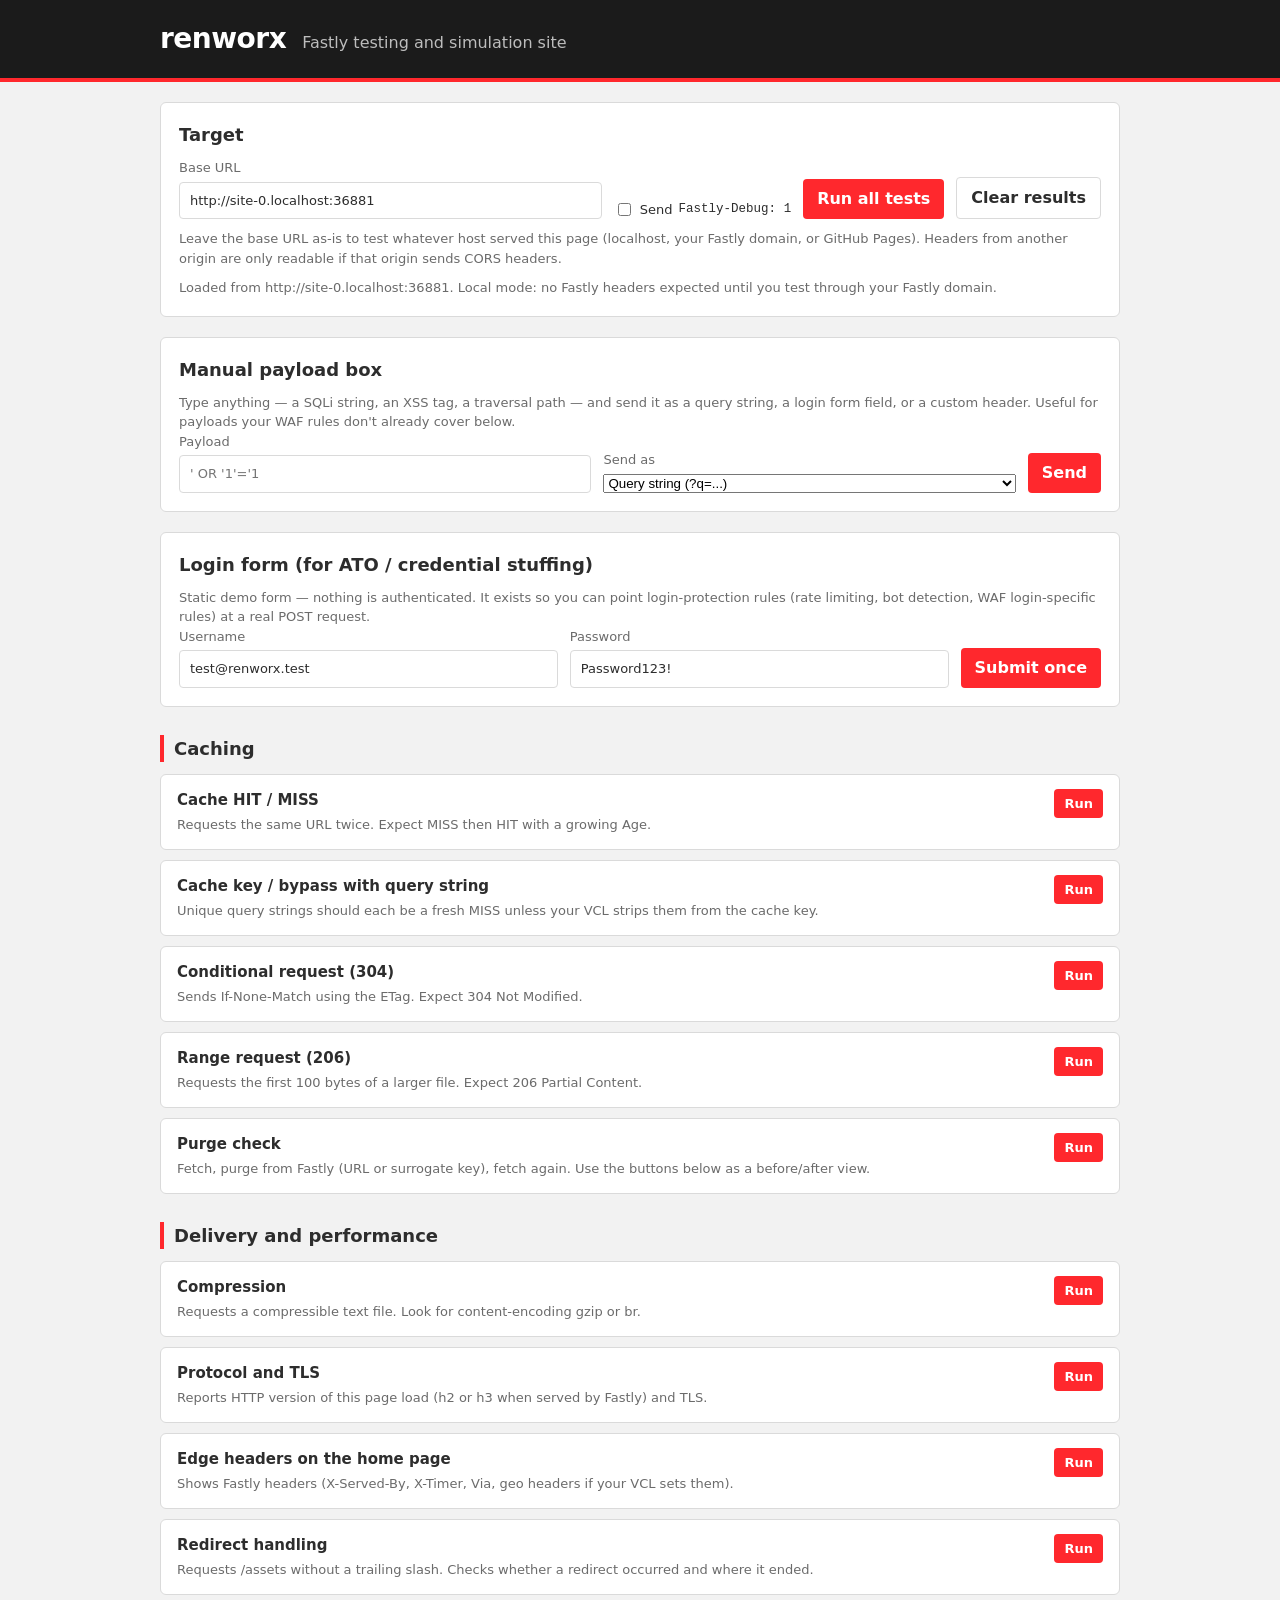
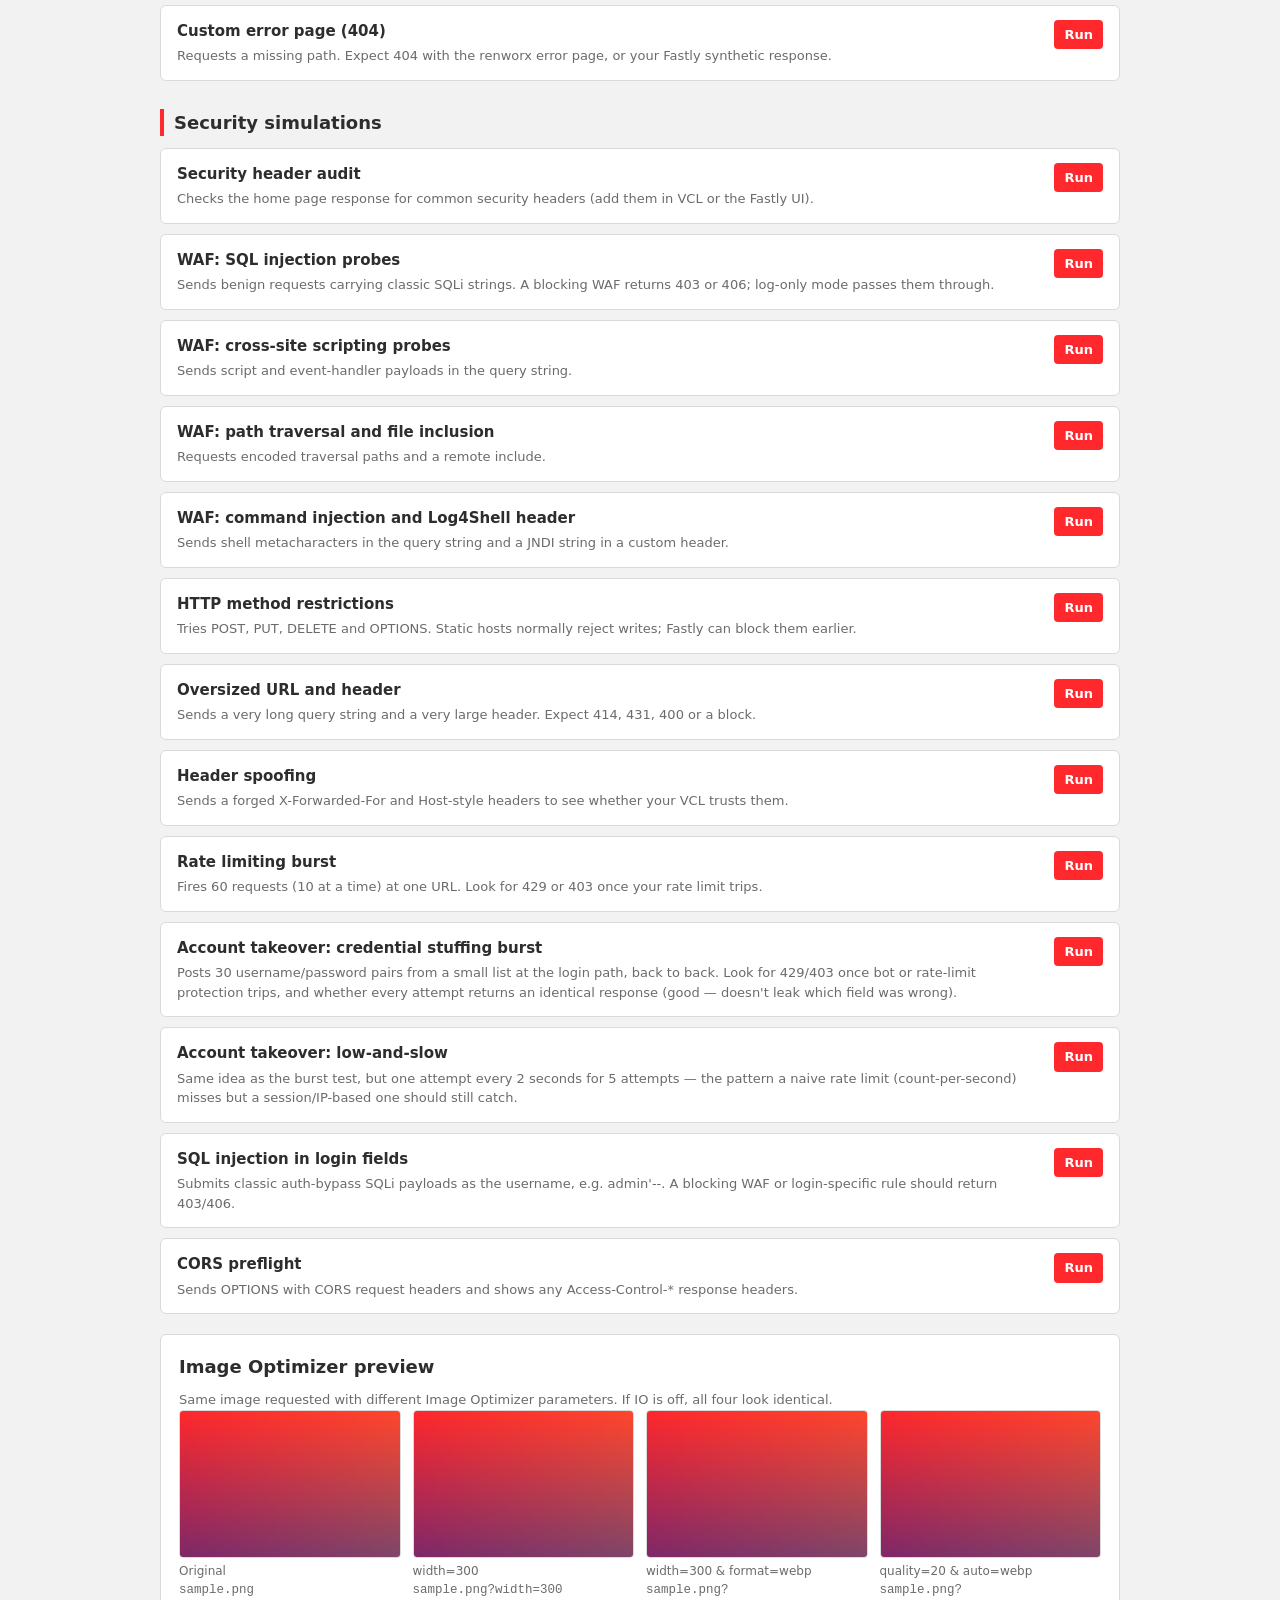
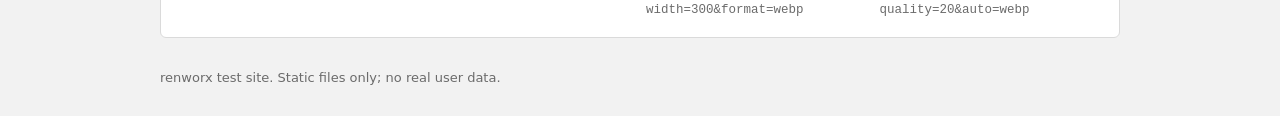
<file: index.html>
<!DOCTYPE html>
<html lang="en">
<head>
<meta charset="utf-8">
<meta name="viewport" content="width=device-width, initial-scale=1">
<title>renworx | Fastly test site</title>
<link rel="stylesheet" href="styles.css">
</head>
<body>
<header class="top">
  <div class="wrap bar">
    <h1 class="logo">renworx</h1>
    <p class="tag">Fastly testing and simulation site</p>
  </div>
</header>

<main class="wrap">
  <section class="panel">
    <h2>Target</h2>
    <div class="row">
      <label>Base URL <input id="base" type="text" spellcheck="false"></label>
      <label class="chk"><input id="dbg" type="checkbox"> Send <code>Fastly-Debug: 1</code></label>
      <button id="runAll" class="btn">Run all tests</button>
      <button id="clear" class="btn ghost">Clear results</button>
    </div>
    <p class="note">Leave the base URL as-is to test whatever host served this page (localhost, your Fastly domain, or GitHub Pages). Headers from another origin are only readable if that origin sends CORS headers.</p>
    <p id="env" class="note"></p>
  </section>

  <section class="panel">
    <h2>Manual payload box</h2>
    <p class="note">Type anything — a SQLi string, an XSS tag, a traversal path — and send it as a query string, a login form field, or a custom header. Useful for payloads your WAF rules don't already cover below.</p>
    <div class="row">
      <label>Payload <input id="payload" type="text" spellcheck="false" placeholder="' OR '1'='1"></label>
      <label>Send as
        <select id="payloadMode">
          <option value="query">Query string (?q=...)</option>
          <option value="login">Login form field (username)</option>
          <option value="header">Custom header (X-Test-Payload)</option>
        </select>
      </label>
      <button id="sendPayload" class="btn">Send</button>
    </div>
    <div id="payloadOut" class="out"></div>
  </section>

  <section class="panel" id="loginPanel">
    <h2>Login form (for ATO / credential stuffing)</h2>
    <p class="note">Static demo form — nothing is authenticated. It exists so you can point login-protection rules (rate limiting, bot detection, WAF login-specific rules) at a real POST request.</p>
    <div class="row">
      <label>Username <input id="luser" type="text" value="test@renworx.test" spellcheck="false"></label>
      <label>Password <input id="lpass" type="text" value="Password123!" spellcheck="false"></label>
      <button id="loginOnce" class="btn">Submit once</button>
    </div>
    <div id="loginOut" class="out"></div>
  </section>

  <div id="groups"></div>

  <section class="panel">
    <h2>Image Optimizer preview</h2>
    <p class="note">Same image requested with different Image Optimizer parameters. If IO is off, all four look identical.</p>
    <div id="imgs" class="imgs"></div>
  </section>
</main>

<footer class="wrap foot">renworx test site. Static files only; no real user data.</footer>
<script src="app.js"></script>
</body>
</html>
</file>
<file: styles.css>
:root{
  --red:#FF282D;
  --red-dark:#D91E23;
  --ink:#2D2D2D;
  --charcoal:#1B1B1B;
  --grey:#F2F2F2;
  --line:#DADADA;
  --mid:#6B6B6B;
  --white:#FFFFFF;
  --ok:#1E8E3E;
  --warn:#B26A00;
  --bad:#D91E23;
}
*{box-sizing:border-box}
html{font-family:system-ui,-apple-system,"Segoe UI",Roboto,sans-serif;color:var(--ink);background:var(--grey)}
body{margin:0;line-height:1.5}
.wrap{max-width:1000px;margin:0 auto;padding:0 20px}
.top{background:var(--charcoal);border-bottom:4px solid var(--red);padding:18px 0}
.bar{display:flex;align-items:baseline;gap:16px;flex-wrap:wrap}
.logo{margin:0;font-size:28px;color:var(--white);letter-spacing:-.5px}
.tag{margin:0;color:#BDBDBD}
h2{margin:0 0 10px;font-size:18px}
h3{margin:0;font-size:15px}
.panel{background:var(--white);border:1px solid var(--line);border-radius:6px;padding:18px;margin:20px 0}
.row{display:flex;gap:12px;flex-wrap:wrap;align-items:end}
label{display:flex;flex-direction:column;gap:4px;font-size:13px;color:var(--mid);flex:1 1 280px}
label.chk{flex:0 0 auto;flex-direction:row;align-items:center;gap:6px;color:var(--ink)}
input[type=text]{padding:8px 10px;border:1px solid var(--line);border-radius:4px;font:inherit;color:var(--ink)}
code,pre{font-family:Consolas,"Cascadia Mono",monospace;font-size:12.5px}
.btn{background:var(--red);color:var(--white);border:0;border-radius:4px;padding:8px 14px;font:inherit;font-weight:600;cursor:pointer}
.btn:hover{background:var(--red-dark)}
.btn.ghost{background:transparent;color:var(--ink);border:1px solid var(--line)}
.btn.ghost:hover{background:var(--grey)}
.btn.small{padding:5px 10px;font-size:13px}
:focus-visible{outline:3px solid var(--red);outline-offset:2px}
.note{color:var(--mid);font-size:13px;margin:10px 0 0}
.group h2{border-left:4px solid var(--red);padding-left:10px;margin:28px 0 12px}
.test{background:var(--white);border:1px solid var(--line);border-radius:6px;padding:14px 16px;margin-bottom:10px}
.test header{display:flex;justify-content:space-between;gap:12px;align-items:start}
.test p{margin:4px 0 0;color:var(--mid);font-size:13px}
.out{margin-top:10px;font-size:13px}
.out:empty{display:none}
.pill{display:inline-block;padding:1px 8px;border-radius:10px;font-weight:600;font-size:12px;color:var(--white);background:var(--mid)}
.pill.ok{background:var(--ok)}.pill.warn{background:var(--warn)}.pill.bad{background:var(--bad)}
.kv{display:grid;grid-template-columns:max-content 1fr;gap:2px 12px;margin:6px 0;padding:8px 10px;background:var(--grey);border-radius:4px}
.kv span:nth-child(odd){color:var(--mid)}
.kv span{overflow-wrap:anywhere}
details{margin-top:6px}
pre{background:var(--charcoal);color:#EDEDED;padding:10px;border-radius:4px;overflow:auto;max-height:240px}
.imgs{display:grid;grid-template-columns:repeat(auto-fit,minmax(200px,1fr));gap:12px}
.imgs figure{margin:0}
.imgs img{width:100%;height:auto;border:1px solid var(--line);border-radius:4px;display:block}
.imgs figcaption{font-size:12px;color:var(--mid);margin-top:4px;overflow-wrap:anywhere}
.foot{color:var(--mid);font-size:13px;padding:10px 20px 30px}
@media (prefers-reduced-motion:no-preference){.btn{transition:background .15s}}
</file>
